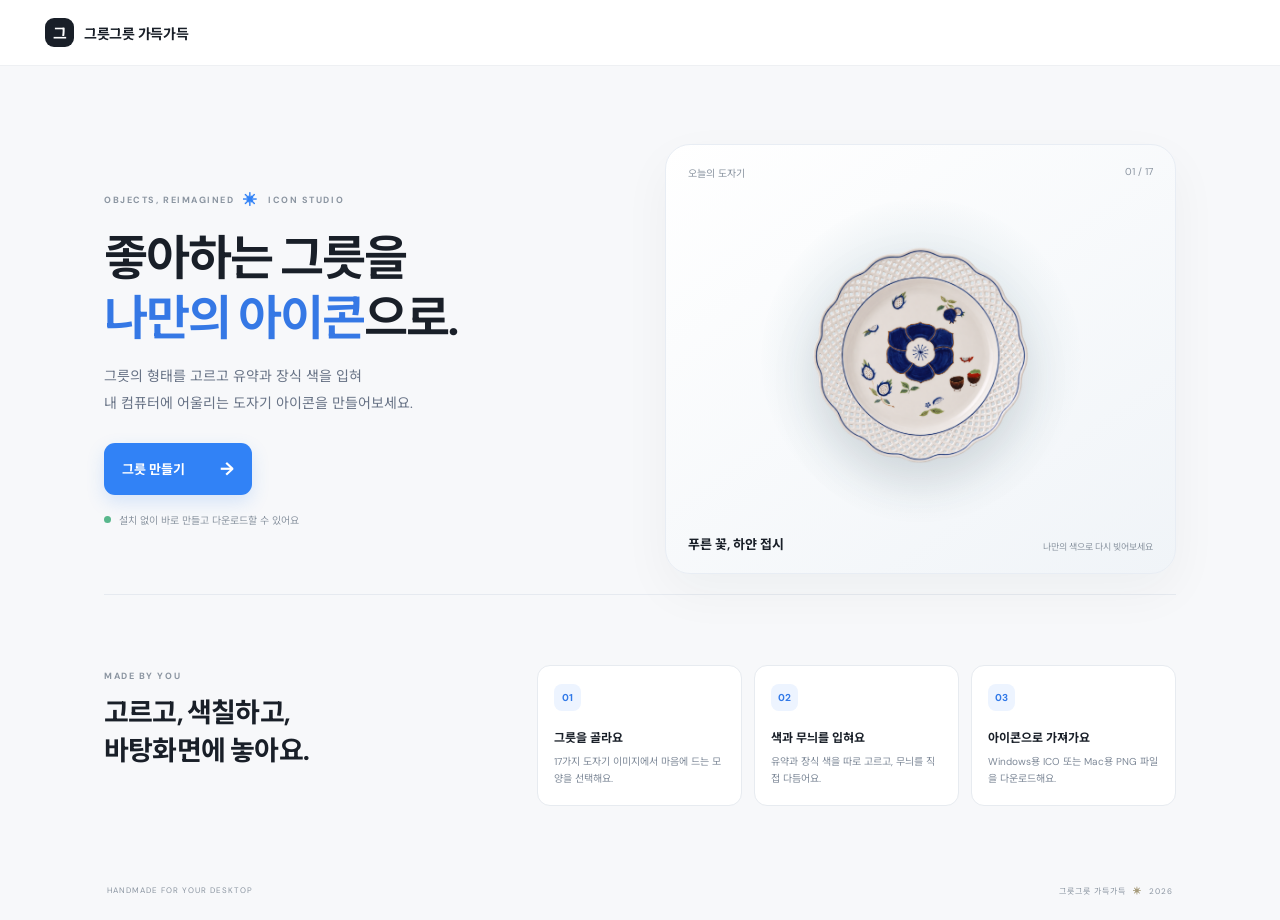
<file: index.html>
<!doctype html>
<html lang="ko">
<head>
  <meta charset="utf-8" />
  <meta name="viewport" content="width=device-width,initial-scale=1" />
  <meta name="theme-color" content="#f7f8fa" />
  <meta name="description" content="좋아하는 도자기를 고르고 색을 입혀 나만의 컴퓨터 아이콘을 만들어보세요." />
  <title>그릇그릇 가득가득 | 나만의 도자기 아이콘</title>
  <link rel="preconnect" href="https://fonts.googleapis.com">
  <link rel="preconnect" href="https://fonts.gstatic.com" crossorigin>
  <link href="https://fonts.googleapis.com/css2?family=DM+Sans:wght@400;500;600;700&family=Noto+Sans+KR:wght@400;500;600;700&display=swap" rel="stylesheet">
  <link rel="stylesheet" href="style.css" />
</head>
<body class="home-page">
  <header class="topbar home-topbar"><a class="brand" href="index.html"><span class="brand-mark">그</span><span>그릇그릇 가득가득</span></a></header>
  <main class="home-main">
    <section class="home-hero">
      <div class="home-copy">
        <div class="eyebrow"><span>OBJECTS, REIMAGINED</span><b>✳</b> ICON STUDIO</div>
        <h1>좋아하는 그릇을<br><em>나만의 아이콘</em>으로.</h1>
        <p>그릇의 형태를 고르고 유약과 장식 색을 입혀<br>내 컴퓨터에 어울리는 도자기 아이콘을 만들어보세요.</p>
        <a class="home-start" href="maker.html">그릇 만들기 <span>→</span></a>
        <div class="home-meta"><span class="home-dot"></span>설치 없이 바로 만들고 다운로드할 수 있어요</div>
      </div>
      <div class="home-art-card">
        <div class="art-caption"><span>오늘의 도자기</span><span>01 / 17</span></div>
        <div class="home-art-glow"></div>
        <img src="public/images/dish-12.png" alt="청화 무늬가 있는 흰 도자기 접시" fetchpriority="high">
        <div class="art-foot"><strong>푸른 꽃, 하얀 접시</strong><span>나만의 색으로 다시 빚어보세요</span></div>
      </div>
    </section>
    <section class="home-how">
      <div class="home-section-heading"><span class="step">MADE BY YOU</span><h2>고르고, 색칠하고,<br>바탕화면에 놓아요.</h2></div>
      <div class="home-steps">
        <article><span>01</span><h3>그릇을 골라요</h3><p>17가지 도자기 이미지에서 마음에 드는 모양을 선택해요.</p></article>
        <article><span>02</span><h3>색과 무늬를 입혀요</h3><p>유약과 장식 색을 따로 고르고, 무늬를 직접 다듬어요.</p></article>
        <article><span>03</span><h3>아이콘으로 가져가요</h3><p>Windows용 ICO 또는 Mac용 PNG 파일을 다운로드해요.</p></article>
      </div>
    </section>
    <footer><span>HANDMADE FOR YOUR DESKTOP</span><span>그릇그릇 가득가득 <b>✳</b> 2026</span></footer>
  </main>
</body>
</html>
</file>
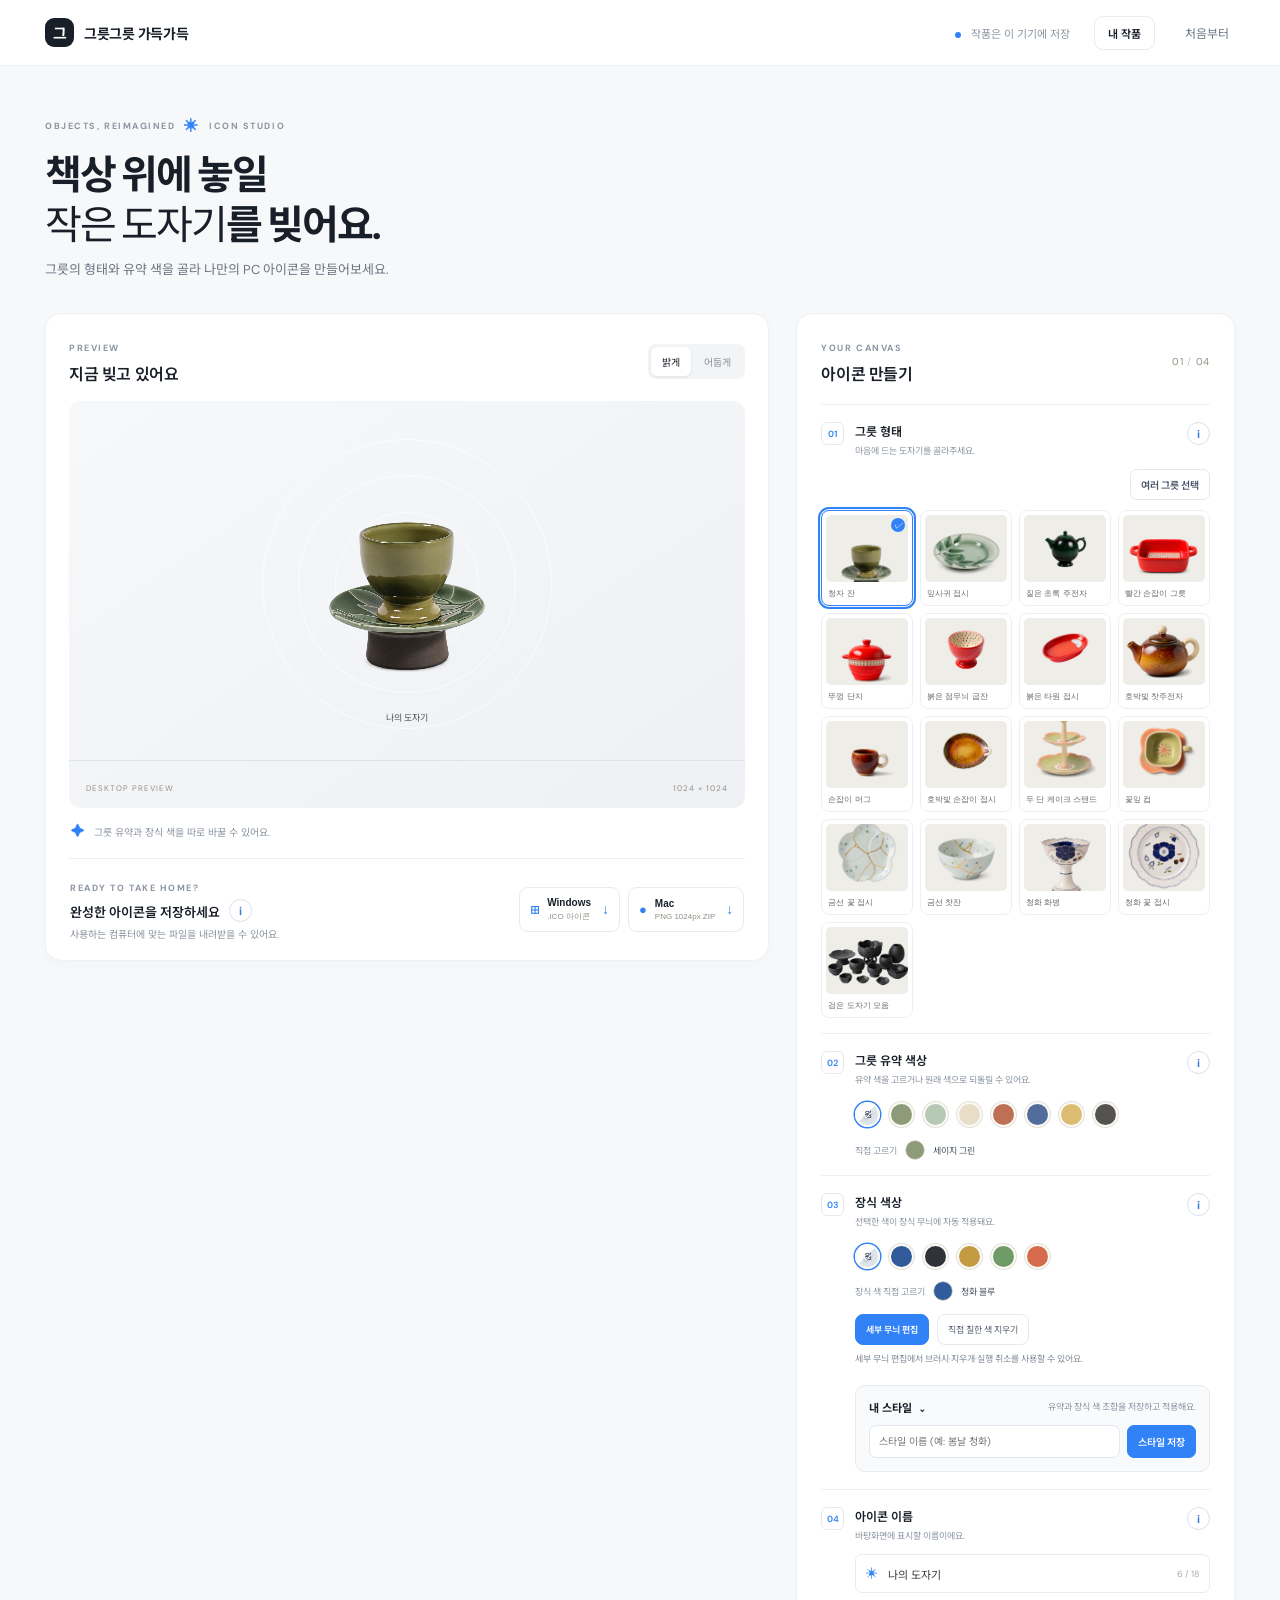
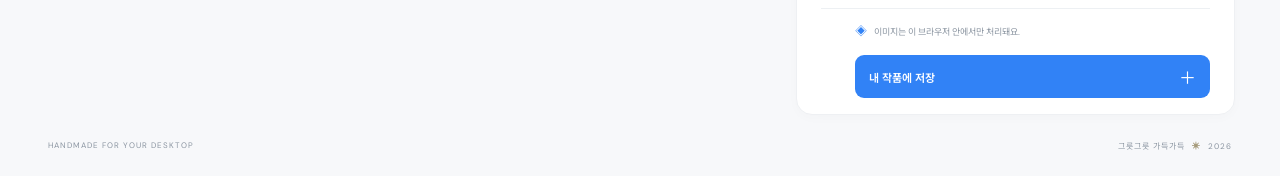
<file: maker.html>
<!doctype html>
<html lang="ko">
<head>
  <meta charset="utf-8" />
  <meta name="viewport" content="width=device-width,initial-scale=1" />
  <meta name="theme-color" content="#f7f5f0" />
  <title>그릇 만들기 | 그릇그릇 가득가득</title>
  <link rel="preconnect" href="https://fonts.googleapis.com">
  <link rel="preconnect" href="https://fonts.gstatic.com" crossorigin>
  <link href="https://fonts.googleapis.com/css2?family=DM+Sans:wght@400;500;600;700&family=Noto+Sans+KR:wght@400;500;600;700&display=swap" rel="stylesheet">
  <link rel="stylesheet" href="style.css" />
</head>
<body>
  <header class="topbar"><a class="brand" href="index.html" aria-label="그릇그릇 가득가득 메인으로"><span class="brand-mark">그</span><span>그릇그릇 가득가득</span></a><div class="top-right"><span class="saved"><i></i> 작품은 이 기기에 저장</span><button class="my-works-button" id="myWorksBtn" type="button">내 작품</button><button class="reset" id="resetBtn">처음부터</button></div></header>
  <main>
    <section class="intro"><div class="eyebrow"><span>OBJECTS, REIMAGINED</span><b>✳</b> ICON STUDIO</div><h1>책상 위에 놓일<br><em>작은 도자기</em>를 빚어요.</h1><p>그릇의 형태와 유약 색을 골라 나만의 PC 아이콘을 만들어보세요.</p></section>
    <div class="workspace">
      <section class="preview-column">
        <div class="preview-head"><div><span class="step">PREVIEW</span><h2>지금 빚고 있어요</h2></div><div class="view-toggle"><button class="active" data-view="light">밝게</button><button data-view="dark">어둡게</button></div></div>
        <div class="preview-scene" id="scene"><div class="scene-sun"></div><div class="scene-grid"></div><div class="icon-tile" id="iconTile"><canvas id="iconCanvas" width="1024" height="1024"></canvas><span id="iconLabel">나의 도자기</span></div><div class="scene-caption"><span>DESKTOP PREVIEW</span><span>1024 × 1024</span></div></div>
        <div class="preview-note"><span class="sparkle">✦</span><span>그릇 유약과 장식 색을 따로 바꿀 수 있어요.</span></div>
        <div class="download-card"><div class="download-copy"><span class="step">READY TO TAKE HOME?</span><div class="download-heading"><h3>완성한 아이콘을 저장하세요</h3><button class="info-button" type="button" data-info="download" aria-label="다운로드와 적용 방법 안내">i</button></div><p>사용하는 컴퓨터에 맞는 파일을 내려받을 수 있어요.</p></div><div class="download-actions"><button class="download-btn windows" id="downloadIco"><span class="os-symbol">⊞</span><span><b>Windows</b><small>.ICO 아이콘</small></span><span class="arrow">↓</span></button><button class="download-btn mac" id="downloadIcns"><span class="os-symbol apple">●</span><span><b>Mac</b><small>PNG 1024px ZIP</small></span><span class="arrow">↓</span></button></div></div>
      </section>
      <aside class="editor">
        <div class="editor-title"><div><span class="step">YOUR CANVAS</span><h2>아이콘 만들기</h2></div><span class="counter">01 <i>/</i> 04</span></div>
        <div class="form-section"><div class="section-label"><span class="number">01</span><div><h3>그릇 형태</h3><p>마음에 드는 도자기를 골라주세요.</p></div><button class="info-button" type="button" data-info="shape" aria-label="그릇 형태 안내">i</button></div><button class="multi-select-button" id="multiSelectBtn" type="button" aria-pressed="false">여러 그릇 선택</button><div class="object-grid" id="objectGrid"></div></div>
        <div class="form-section color-section"><div class="section-label"><span class="number">02</span><div><h3>그릇 유약 색상</h3><p>유약 색을 고르거나 원래 색으로 되돌릴 수 있어요.</p></div><button class="info-button" type="button" data-info="glaze" aria-label="유약 색상 안내">i</button></div><div class="swatches" id="swatches"></div><div class="custom-color"><label for="customColor">직접 고르기</label><input id="customColor" type="color" value="#8d9b79"><span id="colorName">세이지 그린</span></div></div>
        <div class="form-section decor-section"><div class="section-label"><span class="number">03</span><div><h3>장식 색상</h3><p>선택한 색이 장식 무늬에 자동 적용돼요.</p></div><button class="info-button" type="button" data-info="decor" aria-label="장식 색상과 스타일 안내">i</button></div><div class="swatches decor-swatches" id="decorSwatches"></div><div class="custom-color"><label for="decorColorPicker">장식 색 직접 고르기</label><input id="decorColorPicker" type="color" value="#315b9b"><span id="decorColorName">청화 블루</span></div><div class="decor-tools"><button id="decorModeBtn" type="button" aria-pressed="false">세부 무늬 편집</button><button id="clearDecor" type="button">직접 칠한 색 지우기</button></div><div class="paint-controls" id="paintControls" hidden><div class="paint-tools" role="group" aria-label="무늬 편집 도구"><button id="undoDecor" type="button">실행 취소</button><button id="paintBrush" type="button" class="active" aria-pressed="true">브러시</button><button id="paintEraser" type="button" aria-pressed="false">지우개</button></div><label class="brush-size" for="brushSize"><span>크기 조절</span><input id="brushSize" type="range" min="8" max="72" step="2" value="34"><output id="brushSizeValue" for="brushSize">34</output></label></div><p class="decor-hint" id="decorHint">세부 무늬 편집에서 브러시·지우개·실행 취소를 사용할 수 있어요.</p><div class="style-saver"><div class="style-saver-heading"><button id="styleToggleBtn" class="style-toggle-button" type="button" aria-expanded="false">내 스타일 <span>⌄</span></button><small>유약과 장식 색 조합을 저장하고 적용해요.</small></div><div class="style-save-row"><input id="styleNameInput" maxlength="24" placeholder="스타일 이름 (예: 봄날 청화)" aria-label="저장할 스타일 이름"><button id="saveStyleBtn" type="button">스타일 저장</button></div><div id="stylePanel" class="style-panel" hidden><div id="styleList" class="style-list"></div></div></div></div>
        <div class="form-section"><div class="section-label"><span class="number">04</span><div><h3>아이콘 이름</h3><p>바탕화면에 표시할 이름이에요.</p></div><button class="info-button" type="button" data-info="name" aria-label="아이콘 이름 안내">i</button></div><label class="input-wrap"><span>✳</span><input id="nameInput" maxlength="18" value="나의 도자기" aria-label="아이콘 이름"><small id="charCount">6 / 18</small></label></div>
        <div class="editor-foot"><span class="lock">◈</span><span>이미지는 이 브라우저 안에서만 처리돼요.</span></div>
        <button class="make-button" id="saveCreationBtn" type="button"><span>내 작품에 저장</span><b>＋</b></button>
      </aside>
    </div>
    <footer><span>HANDMADE FOR YOUR DESKTOP</span><span>그릇그릇 가득가득 <b>✳</b> 2026</span></footer>
  </main>
  <div class="toast" id="toast">아이콘을 저장했어요.</div>
  <dialog class="works-dialog" id="worksDialog" aria-labelledby="worksTitle">
    <button class="dialog-close" id="closeWorks" aria-label="닫기">×</button>
    <div class="works-eyebrow">MY POTTERY <span>✳</span></div>
    <div class="works-title-row"><h2 id="worksTitle">내가 만든 그릇</h2><button class="info-button" type="button" data-info="library" aria-label="내 작품 저장 안내">i</button></div>
    <p class="works-description">이 브라우저에 저장한 작품을 그룹별로 정리하고 다시 열 수 있어요.</p>
    <div class="group-toolbar"><div class="group-tabs" id="groupTabs"></div><button class="create-group-button" id="createGroupBtn" type="button">＋ 그룹 만들기</button></div>
    <form class="group-form" id="groupForm" hidden><input id="groupNameInput" maxlength="24" placeholder="새 그룹 이름" aria-label="새 그룹 이름"><button type="submit">추가</button><button id="cancelGroupBtn" type="button">취소</button></form>
    <div class="works-grid" id="worksGrid"></div>
  </dialog>
  <dialog class="info-dialog" id="infoDialog" aria-labelledby="infoTitle">
    <button class="dialog-close" id="closeInfo" type="button" aria-label="닫기">×</button>
    <div class="works-eyebrow">QUICK GUIDE <span>✳</span></div>
    <h2 id="infoTitle">이용 안내</h2>
    <div class="info-content" id="infoContent"></div>
    <button class="info-done" id="infoDone" type="button">확인했어요</button>
  </dialog>
  <script src="app.js?v=guide-20261112"></script>
</body>
</html>
</file>
<file: style.css>
:root{--ink:#282923;--muted:#85877e;--line:#e9e6dd;--paper:#fbfaf7;--green:#7d8b6a;--serif:Georgia,'Noto Serif KR',serif}*{box-sizing:border-box}body{margin:0;background:#f7f5f0;color:var(--ink);font-family:'DM Sans','Noto Sans KR',sans-serif;font-size:14px}.topbar{height:66px;border-bottom:1px solid #eae7df;display:flex;align-items:center;justify-content:space-between;padding:0 max(calc((100vw - 1190px)/2),32px);background:#fbfaf7}.brand{font-size:14px;font-weight:700;letter-spacing:-.3px;color:var(--ink);text-decoration:none;display:flex;align-items:center;gap:10px}.brand-mark{display:grid;place-items:center;width:29px;height:29px;border-radius:9px;background:#76856c;color:#fff;font-family:var(--serif);font-size:15px}.top-right{display:flex;align-items:center;gap:24px}.saved{color:#83877d;font-size:11px}.saved i{display:inline-block;width:6px;height:6px;margin-right:7px;background:#a5b596;border-radius:100%}.reset{border:0;background:none;font:inherit;font-size:12px;color:#65675f;cursor:pointer}.reset:hover{color:#222}main{max-width:1190px;margin:auto;padding:51px 0 25px}.intro{margin-bottom:35px}.eyebrow,.step{font-size:9px;font-weight:700;letter-spacing:1.55px;color:#89917d}.eyebrow{display:flex;align-items:center;gap:9px}.eyebrow b{font-size:14px;color:#a6a188}.intro h1{font-family:var(--serif);font-size:40px;line-height:1.24;font-weight:400;letter-spacing:-1.8px;margin:16px 0 9px}.intro h1 em{color:#73836a;font-weight:400}.intro p{margin:0;color:#7d7f77;font-size:13px}.workspace{display:grid;grid-template-columns:minmax(0,1.42fr) minmax(360px,.86fr);gap:27px;align-items:start}.preview-column,.editor{border:1px solid #e9e6de;border-radius:14px;background:#fbfaf7}.preview-column{padding:23px 23px 19px}.preview-head{display:flex;justify-content:space-between;align-items:center;margin-bottom:16px}.preview-head h2,.editor-title h2{font-size:16px;letter-spacing:-.4px;margin:6px 0 0;font-weight:600}.view-toggle{background:#f0eee8;border-radius:8px;padding:3px;display:flex;gap:2px}.view-toggle button{border:0;background:transparent;border-radius:6px;padding:7px 11px;font:inherit;font-size:10px;color:#85867f;cursor:pointer}.view-toggle button.active{background:#fff;color:#37382f;box-shadow:0 1px 3px #00000012}.preview-scene{height:407px;position:relative;overflow:hidden;border-radius:10px;background:radial-gradient(ellipse at 50% 77%,#e5e2d8 0,transparent 44%),linear-gradient(145deg,#f1efe9,#e8e5dc);display:grid;place-items:center;transition:background .2s}.preview-scene:before{content:'';position:absolute;inset:auto 0 47px;height:1px;background:#d4d0c5}.scene-sun{position:absolute;width:290px;height:290px;border:1px solid #ffffff63;border-radius:50%;top:38px;left:calc(50% - 145px)}.scene-sun:before,.scene-sun:after{content:'';position:absolute;border:1px solid #ffffff70;border-radius:50%;inset:35px}.scene-sun:after{inset:72px}.scene-grid{position:absolute;inset:50% -20px -50px;opacity:.2;background:linear-gradient(90deg,transparent 49.8%,#c7c2b5 50%,transparent 50.2%),linear-gradient(0deg,transparent 49.8%,#c7c2b5 50%,transparent 50.2%);background-size:66px 42px;transform:perspective(160px) rotateX(50deg);transform-origin:top}.icon-tile{position:relative;width:208px;height:208px;border-radius:48px;box-shadow:0 22px 42px #44432d25,0 4px 12px #423f2c18;display:grid;place-items:center;background:linear-gradient(145deg,#f7f3e9,#e7e1d4);overflow:hidden;z-index:2;transform:translateY(-8px)}.icon-tile:before{content:'';position:absolute;inset:7px;border:1px solid #ffffff9c;border-radius:42px;pointer-events:none;z-index:2}#iconCanvas{width:190px;height:190px;position:relative;z-index:1;filter:drop-shadow(0 8px 6px #2e291e20)}.icon-tile span{position:absolute;bottom:8px;background:#fffaf2b8;padding:3px 7px;border-radius:10px;font-size:9px;color:#59564b;z-index:3;max-width:160px;white-space:nowrap;overflow:hidden;text-overflow:ellipsis}.scene-caption{position:absolute;bottom:15px;left:17px;right:17px;display:flex;justify-content:space-between;color:#929187;font-size:8px;letter-spacing:1px;z-index:3}.preview-note{display:flex;align-items:center;gap:9px;color:#898980;font-size:10px;padding:14px 2px 18px}.sparkle{font-size:14px;color:#a28e5d}.download-card{border-top:1px solid var(--line);padding:18px 1px 0;display:flex;align-items:center;justify-content:space-between;gap:14px}.download-copy h3{font-size:13px;margin:7px 0 5px;font-weight:600}.download-copy p{font-size:10px;color:#85867e;margin:0}.download-actions{display:flex;gap:8px}.download-btn{border:1px solid #e3e0d7;background:#fffefa;border-radius:8px;display:flex;align-items:center;gap:8px;padding:9px 10px;text-align:left;cursor:pointer;color:#37382f;transition:.15s}.download-btn:hover{border-color:#9aa38e;transform:translateY(-1px)}.download-btn b,.download-btn small{display:block}.download-btn b{font-size:10px;font-weight:600}.download-btn small{font-size:8px;color:#8e8e85;margin-top:3px}.os-symbol{font-size:18px;color:#718064;line-height:1}.apple{font-size:13px}.arrow{font-size:14px;color:#8b8d83;margin-left:3px}.editor{padding:23px 24px 16px}.editor-title{display:flex;justify-content:space-between;align-items:center;padding-bottom:19px;border-bottom:1px solid var(--line)}.counter{font-size:10px;color:#89907e;letter-spacing:.7px}.counter i{font-style:normal;color:#c4c1b7}.form-section{padding:17px 0 15px;border-bottom:1px solid var(--line)}.section-label{display:flex;align-items:flex-start;gap:11px;margin-bottom:12px}.number{border:1px solid #dfe2d8;color:#78856e;border-radius:6px;width:23px;height:23px;display:grid;place-items:center;font-size:9px;font-weight:600;flex:none}.section-label h3{margin:0 0 4px;font-size:12px;font-weight:600}.section-label p{margin:0;color:#92928a;font-size:9px}.object-grid{display:grid;grid-template-columns:repeat(4,1fr);gap:7px}.object-option{border:1px solid #e8e5dd;background:#fff;border-radius:8px;padding:4px;cursor:pointer;position:relative;transition:.15s}.object-option:hover{border-color:#bdc5b1}.object-option.selected{border:1.5px solid #87977b;box-shadow:0 0 0 2px #89987c18}.object-option img{width:100%;height:67px;display:block;object-fit:cover;object-position:center 58%;border-radius:5px;background:#efede8}.object-option span{display:block;text-align:left;font-size:8px;color:#686a61;padding:6px 2px 2px;white-space:nowrap;overflow:hidden;text-overflow:ellipsis}.object-option .check{position:absolute;right:7px;top:7px;width:14px;height:14px;border-radius:50%;background:#718266;color:white;font-size:9px;display:none;place-items:center;padding:0}.object-option.selected .check{display:grid}.swatches{display:flex;gap:9px;align-items:center;margin:16px 0 13px 34px}.swatch{width:25px;height:25px;border-radius:50%;border:2px solid #fbfaf7;box-shadow:0 0 0 1px #e4e1d8;cursor:pointer;position:relative}.swatch.selected{box-shadow:0 0 0 1.5px #72816a}.swatch.selected:after{content:'✓';position:absolute;inset:0;display:grid;place-items:center;color:#fff;font-size:10px;text-shadow:0 1px 2px #0005}.custom-color{margin-left:34px;display:flex;align-items:center;gap:8px;color:#85867e;font-size:9px}.custom-color input{appearance:none;border:none;padding:0;width:20px;height:20px;border-radius:50%;overflow:hidden;background:transparent;cursor:pointer}.custom-color input::-webkit-color-swatch-wrapper{padding:0}.custom-color input::-webkit-color-swatch{border:1px solid #dedbd2;border-radius:50%}.custom-color span{color:#4e5147}.input-wrap{height:39px;margin-left:34px;border:1px solid #e7e4dc;border-radius:7px;background:#fff;display:flex;align-items:center;gap:8px;padding:0 10px}.input-wrap>span{font-size:12px;color:#a2936c}.input-wrap input{border:0;outline:none;flex:1;font:inherit;font-size:11px;color:#3c3d36;background:transparent}.input-wrap small{font-size:9px;color:#aaa99f}.editor-foot{display:flex;align-items:center;gap:7px;padding:14px 0 0 34px;color:#97978e;font-size:9px}.lock{font-size:12px;color:#9a9d8e}footer{display:flex;justify-content:space-between;color:#9b9b91;font-size:8px;letter-spacing:1px;padding:25px 3px 0}footer b{color:#a69b7b;margin:0 4px}.preview-scene.dark{background:radial-gradient(ellipse at 50% 77%,#45453f 0,transparent 45%),linear-gradient(145deg,#66665d,#44453f)}.preview-scene.dark:before{background:#77776c}.preview-scene.dark .scene-grid{opacity:.1}.preview-scene.dark .scene-caption{color:#c1c0b5}.toast{position:fixed;bottom:24px;left:50%;transform:translate(-50%,15px);opacity:0;background:#34372f;color:#fff;padding:11px 17px;border-radius:9px;font-size:11px;box-shadow:0 8px 24px #0002;transition:.25s;pointer-events:none;z-index:10}.toast.show{opacity:1;transform:translate(-50%,0)}@media(max-width:900px){main{padding:35px 22px 20px}.workspace{grid-template-columns:1fr}.preview-column{order:1}.editor{order:0}.preview-scene{height:350px}.topbar{padding:0 22px}}@media(max-width:520px){.topbar{height:58px}.saved{display:none}main{padding:27px 13px 16px}.intro h1{font-size:34px}.workspace{gap:13px}.preview-column,.editor{padding:17px 15px;border-radius:11px}.preview-scene{height:300px}.icon-tile{width:180px;height:180px;border-radius:42px}#iconCanvas{width:165px;height:165px}.download-card{align-items:flex-start;flex-direction:column}.download-actions{width:100%}.download-btn{flex:1;justify-content:space-between}.object-option img{height:58px}.editor{padding:19px 15px}footer{font-size:7px}}
.make-button{margin:15px 0 0 34px;width:calc(100% - 34px);height:43px;border:0;border-radius:8px;background:#77866b;color:#fff;display:flex;align-items:center;justify-content:space-between;padding:0 14px;font:inherit;font-size:11px;font-weight:600;cursor:pointer;transition:background .18s,transform .18s}.make-button:hover{background:#65765a;transform:translateY(-1px)}.make-button b{font-size:17px;font-weight:400}.finish-dialog{width:min(440px,calc(100vw - 30px));padding:30px 34px 27px;border:1px solid #e8e4da;border-radius:16px;background:#fbfaf7;color:var(--ink);box-shadow:0 25px 80px #24241e38;text-align:center}.finish-dialog::backdrop{background:#24241e88;backdrop-filter:blur(4px)}.dialog-close{position:absolute;right:15px;top:12px;width:31px;height:31px;border:0;border-radius:50%;background:#f0eee8;color:#77786f;font-size:22px;line-height:1;cursor:pointer}.finish-eyebrow{font-size:9px;letter-spacing:1.6px;font-weight:700;color:#87917b}.finish-eyebrow span{color:#a89668;margin-left:5px}.finish-dialog h2{margin:10px 0 5px;font-family:var(--serif);font-size:25px;font-weight:400;letter-spacing:-.7px}.finish-description{margin:0;color:#85867e;font-size:11px}.finish-stage{margin:22px auto 20px;padding:27px 15px 13px;width:100%;border:1px solid #e8e5dc;border-radius:12px;background:radial-gradient(ellipse at 50% 83%,#e4e0d6 0,transparent 48%),linear-gradient(145deg,#f2f0ea,#e8e5dc);display:flex;flex-direction:column;align-items:center;gap:10px}.finish-icon{width:220px;height:220px;border-radius:48px;overflow:hidden;background:#eee9df;box-shadow:0 16px 32px #34312624;display:grid;place-items:center}.finish-icon canvas{width:100%;height:100%}.finish-stage>span{font-size:11px;color:#5d5d54;max-width:90%;overflow:hidden;text-overflow:ellipsis;white-space:nowrap}.finish-downloads{display:grid;grid-template-columns:1fr 1fr;gap:9px}.finish-downloads .download-btn{justify-content:space-between}.finish-downloads .download-btn b{font-size:9px}.finish-downloads .download-btn small{font-size:8px}.finish-dialog[open]{animation:dialog-in .18s ease-out}@keyframes dialog-in{from{opacity:0;transform:translateY(8px) scale(.98)}to{opacity:1;transform:translateY(0) scale(1)}}@media(max-width:520px){.make-button{margin-left:0;width:100%}.finish-dialog{padding:28px 18px 20px}.finish-icon{width:190px;height:190px}.finish-dialog h2{font-size:22px}}
/* Clean monochrome interface with a crisp blue action accent. */
:root{--ink:#191f28;--muted:#8b95a1;--line:#edf0f3;--paper:#fff;--green:#3182f6}body{background:#f7f8fa;color:#191f28}.topbar{background:#fff;border-color:#eef0f3}.brand{color:#191f28}.brand-mark{background:#191f28;color:#fff;font-family:'Noto Sans KR',sans-serif;border-radius:9px}.saved{color:#8b95a1}.saved i{background:#3182f6}.reset{color:#6b7684}.reset:hover{color:#191f28}.intro h1{font-family:'DM Sans','Noto Sans KR',sans-serif;font-weight:700;letter-spacing:-2px}.intro h1 em{color:#191f28;font-style:normal}.eyebrow,.step{color:#8b95a1}.eyebrow b{color:#3182f6}.intro p{color:#6b7684}.preview-column,.editor{background:#fff;border-color:#eef0f3;border-radius:16px;box-shadow:0 3px 12px #17233a05}.preview-head h2,.editor-title h2{color:#191f28}.view-toggle{background:#f2f4f6;border-radius:8px}.view-toggle button{color:#8b95a1}.view-toggle button.active{color:#191f28;box-shadow:0 1px 3px #15223815}.preview-scene{background:linear-gradient(145deg,#f7f8fa,#eef0f3);border-radius:12px}.preview-scene:before{background:#dfe3e8}.scene-sun{border-color:#ffffffb0}.scene-sun:before,.scene-sun:after{border-color:#ffffffb0}.scene-grid{opacity:.13;background-image:linear-gradient(90deg,transparent 49.8%,#c8cdd4 50%,transparent 50.2%),linear-gradient(0deg,transparent 49.8%,#c8cdd4 50%,transparent 50.2%)}.icon-tile{background:linear-gradient(145deg,#fff,#e9ebef);box-shadow:0 18px 38px #17233a20,0 3px 8px #17233a0a}.preview-note{color:#8b95a1}.sparkle,.number{color:#3182f6}.number{border-color:#e4e9ef}.download-card{border-color:#edf0f3}.download-copy p,.section-label p{color:#8b95a1}.download-btn{border-color:#e7ebef;background:#fff;color:#191f28;border-radius:9px}.download-btn:hover{border-color:#3182f6;transform:translateY(-1px)}.os-symbol,.arrow,.apple{color:#3182f6}.form-section{border-color:#edf0f3}.object-option{border-color:#edf0f3}.object-option:hover{border-color:#b7d3fb}.object-option.selected{border-color:#3182f6;box-shadow:0 0 0 2px #3182f615}.object-option .check{background:#3182f6}.swatch.selected{box-shadow:0 0 0 1.5px #3182f6}.custom-color{color:#8b95a1}.custom-color span{color:#4b5563}.input-wrap{border-color:#e7ebef}.input-wrap:focus-within{border-color:#3182f6;box-shadow:0 0 0 3px #3182f612}.input-wrap>span,.lock{color:#3182f6}.editor-foot,footer{color:#8b95a1}.make-button{background:#3182f6;border-radius:9px}.make-button:hover{background:#1b70ed}.finish-dialog{background:#fff;border-color:#edf0f3;color:#191f28;border-radius:18px}.finish-eyebrow{color:#8b95a1}.finish-eyebrow span{color:#3182f6}.finish-dialog h2{font-family:'DM Sans','Noto Sans KR',sans-serif;font-size:22px;font-weight:700;letter-spacing:-.6px}.finish-description{color:#8b95a1}.finish-stage{background:linear-gradient(145deg,#f7f8fa,#eef0f3);border-color:#edf0f3;border-radius:14px}.finish-icon{background:linear-gradient(145deg,#fff,#e9ebef);box-shadow:0 16px 32px #17233a20}.finish-stage>span{color:#4b5563}.dialog-close{background:#f2f4f6;color:#6b7684}.toast{background:#191f28}
.decor-swatches{margin-bottom:12px}.decor-tools{display:flex;gap:8px;margin:13px 0 0 34px}.decor-tools button{border:1px solid #e4e9ef;background:#fff;color:#556170;border-radius:8px;padding:8px 10px;font:inherit;font-size:9px;cursor:pointer}.decor-tools button:first-child{border-color:#3182f6;background:#3182f6;color:#fff;font-weight:600}.decor-tools button[aria-pressed="true"]{background:#191f28;border-color:#191f28}.decor-hint{margin:8px 0 0 34px!important;color:#7f8a97!important;font-size:9px!important;line-height:1.55}.decor-paint-mode canvas{cursor:crosshair;touch-action:none}.decor-paint-mode{outline:2px solid #3182f6;outline-offset:3px}.decor-section{padding-bottom:17px}
.original-swatch{background:linear-gradient(135deg,#fff 0 46%,#dce3eb 47% 100%)!important;color:#4b5563;font-size:8px;font-weight:700}.decor-tools button:first-child{font-size:9px}

/* The desktop preview and finished icon show only the transparent ceramic cutout. */
.icon-tile{background:transparent!important;box-shadow:none!important;border-radius:0!important;overflow:visible!important}
.icon-tile:before{display:none!important}
#iconCanvas{filter:none!important}
.icon-tile span{bottom:-23px;background:transparent!important;padding:0!important;border-radius:0!important;color:#555!important}
.finish-stage{background:linear-gradient(145deg,#f7f8fa,#eef0f3)!important}
.finish-icon{background:transparent!important;box-shadow:none!important;border-radius:0!important;overflow:visible!important}
.my-works-button{border:1px solid #e7ebef;background:#fff;color:#191f28;border-radius:9px;padding:8px 13px;font:inherit;font-size:11px;font-weight:600;cursor:pointer}.my-works-button:hover{border-color:#3182f6;color:#1b70ed}.original-swatch{background:linear-gradient(135deg,#fff 0 46%,#dce3eb 47% 100%)!important;color:#4b5563;font-size:8px;font-weight:700}.works-dialog{position:relative;width:min(760px,calc(100vw - 28px));max-height:min(82vh,760px);overflow:auto;padding:30px;border:1px solid #e7ebef;border-radius:20px;background:#fff;color:#191f28;box-shadow:0 25px 80px #17233a30}.works-dialog::backdrop{background:#11182788;backdrop-filter:blur(4px)}.works-eyebrow{font-size:9px;letter-spacing:1.5px;font-weight:700;color:#8b95a1}.works-eyebrow span{color:#3182f6;margin-left:5px}.works-dialog h2{margin:9px 0 5px;font-size:23px;letter-spacing:-.7px}.works-description{margin:0;color:#8b95a1;font-size:11px}.works-grid{display:grid;grid-template-columns:repeat(3,minmax(0,1fr));gap:12px;margin-top:22px}.work-card{position:relative;border:1px solid #edf0f3;border-radius:13px;padding:8px;background:#fff}.work-open{display:block;width:100%;padding:0;border:0;background:transparent;text-align:left;cursor:pointer;color:#191f28}.work-image{display:grid;place-items:center;height:155px;border-radius:9px;background:linear-gradient(145deg,#f7f8fa,#eef0f3)}.work-image img{width:100%;height:100%;object-fit:contain;padding:10px}.work-open strong,.work-open small{display:block;overflow:hidden;text-overflow:ellipsis;white-space:nowrap}.work-open strong{margin:9px 34px 3px 2px;font-size:11px}.work-open small{margin:0 2px 3px;color:#8b95a1;font-size:9px}.work-delete{position:absolute;right:10px;bottom:12px;border:0;background:#f3f5f7;color:#728092;border-radius:7px;padding:5px 8px;font:inherit;font-size:9px;cursor:pointer}.work-delete:hover{background:#feecec;color:#ba4343}.works-empty{grid-column:1/-1;display:grid;place-content:center;min-height:190px;border:1px dashed #dfe5ec;border-radius:12px;color:#8b95a1;font-size:12px;text-align:center;line-height:1.8}.works-dialog[open]{animation:dialog-in .18s ease-out}@media(max-width:620px){.works-dialog{padding:25px 17px}.works-grid{grid-template-columns:repeat(2,minmax(0,1fr));gap:8px}.work-image{height:125px}.top-right{gap:8px}.my-works-button{padding:7px 9px;font-size:10px}}
/* Give saved pottery thumbnails room to breathe and keep the transparent cutout centered. */
.work-image{height:176px;overflow:hidden;place-items:center}
.work-image img{width:86%;height:86%;object-fit:contain;object-position:center;padding:0}
@media(max-width:620px){.work-image{height:142px}.work-image img{width:86%;height:86%}}
.paint-controls{margin:12px 0 0 34px;padding:12px;border:1px solid #e7ebef;border-radius:10px;background:#f8fafc}.paint-tools{display:flex;gap:7px}.paint-tools button{flex:1;border:1px solid #e2e8f0;background:#fff;color:#64748b;border-radius:7px;padding:8px 10px;font:inherit;font-size:10px;cursor:pointer}.paint-tools button.active{border-color:#3182f6;background:#3182f6;color:#fff;font-weight:600}.brush-size{display:grid;grid-template-columns:auto 1fr 28px;align-items:center;gap:10px;margin-top:13px;color:#64748b;font-size:9px}.brush-size input{width:100%;accent-color:#3182f6}.brush-size output{text-align:right;color:#191f28;font-size:10px;font-variant-numeric:tabular-nums}.paint-controls[hidden]{display:none!important}@media(max-width:520px){.paint-controls{margin-left:0}}
.style-saver{margin:18px 0 0 34px;padding:13px;border:1px solid #e7ebef;border-radius:10px;background:#f8fafc}.style-saver-title strong,.style-saver-title small{display:block}.style-saver-title strong{font-size:11px;color:#191f28}.style-saver-title small{margin-top:4px;color:#8b95a1;font-size:9px;line-height:1.5}.style-save-row{display:flex;gap:7px;margin-top:10px}.style-save-row input,.group-form input{min-width:0;flex:1;border:1px solid #e2e8f0;border-radius:7px;padding:8px 9px;font:inherit;font-size:10px;color:#191f28;background:#fff}.style-save-row button,.group-form button,.create-group-button{border:1px solid #3182f6;background:#3182f6;color:#fff;border-radius:7px;padding:8px 10px;font:inherit;font-size:10px;font-weight:600;cursor:pointer}.style-list{display:grid;gap:6px;margin-top:9px}.style-card{display:flex;align-items:center;gap:6px;border:1px solid #e7ebef;background:#fff;border-radius:8px;padding:6px}.style-apply{flex:1;min-width:0;border:0;background:transparent;text-align:left;cursor:pointer;color:#191f28}.style-apply strong,.style-apply small{display:block;overflow:hidden;text-overflow:ellipsis;white-space:nowrap}.style-apply strong{font-size:10px}.style-apply small{margin-top:3px;color:#8b95a1;font-size:8px}.style-delete{border:0;background:#f2f4f6;color:#7a8795;border-radius:6px;width:25px;height:25px;font:inherit;font-size:14px;cursor:pointer}.style-empty{margin:0;padding:8px 2px 0;color:#9aa4af;font-size:9px}.works-description{margin-bottom:17px}.group-toolbar{display:flex;align-items:center;gap:9px;margin:0 0 14px}.group-tabs{display:flex;gap:6px;flex:1;min-width:0;overflow-x:auto;padding:2px 0}.group-tab{flex:none;border:1px solid #e7ebef;background:#fff;color:#64748b;border-radius:999px;padding:7px 11px;font:inherit;font-size:9px;cursor:pointer}.group-tab.active{border-color:#3182f6;background:#eaf3ff;color:#1d70db;font-weight:600}.create-group-button{flex:none}.group-form{display:flex;gap:7px;margin:0 0 14px}.group-form[hidden]{display:none}.group-form button:last-child{border-color:#e2e8f0;background:#fff;color:#64748b}.work-card{display:flex;flex-direction:column;gap:6px}.work-open strong{margin-right:2px}.work-group-label{display:flex;align-items:center;gap:6px;padding:0 2px;color:#8b95a1;font-size:9px}.work-group-label select{min-width:0;flex:1;border:1px solid #e7ebef;border-radius:6px;background:#fff;color:#475569;padding:5px 6px;font:inherit;font-size:9px}.work-delete{position:static;align-self:flex-end;margin:0 2px 2px}.works-grid{align-items:start}@media(max-width:620px){.style-saver{margin-left:0}.group-toolbar{align-items:flex-start;flex-direction:column}.group-tabs{width:100%}.create-group-button{align-self:flex-end}}
.multi-select-button{display:block;margin:0 0 10px auto;border:1px solid #e2e8f0;border-radius:7px;background:#fff;color:#475569;padding:7px 10px;font:inherit;font-size:10px;font-weight:600;cursor:pointer}.multi-select-button.active{border-color:#3182f6;background:#eaf3ff;color:#1d70db}.object-option.selected{outline:2px solid #3182f6;outline-offset:1px}.style-saver-heading{display:flex;align-items:center;justify-content:space-between;gap:10px}.style-toggle-button{border:0;background:transparent;padding:0;color:#191f28;font:inherit;font-size:11px;font-weight:700;cursor:pointer}.style-toggle-button span{display:inline-block;margin-left:4px;transition:transform .2s}.style-toggle-button[aria-expanded="true"] span{transform:rotate(180deg)}.style-saver-heading small{color:#8b95a1;font-size:9px;line-height:1.45}.style-panel[hidden]{display:none}.style-panel{margin-top:10px}
.group-tab-wrap{display:inline-flex;align-items:center;flex:none;border:1px solid #e7ebef;background:#fff;border-radius:999px;padding:2px}.group-tab-wrap .group-tab{border:0;padding:5px 8px}.group-action{width:22px;height:22px;border:0;border-radius:50%;background:transparent;color:#8b95a1;font:inherit;font-size:12px;cursor:pointer}.group-action:hover{background:#eef3f8;color:#253247}.decor-tools{flex-wrap:wrap}.decor-tools button.active{background:#191f28;border-color:#191f28;color:#fff}.paint-tools button:first-child{flex:0 0 auto}.paint-tools{flex-wrap:wrap}.paint-tools #undoDecor{border-color:#d7e2f0;color:#315b9b}.paint-tools #undoDecor:hover{background:#eaf3ff}
/* Keep the pottery preview alongside the editor while scrolling on desktop. */
@media (min-width: 901px) {
  .preview-column {
    position: sticky;
    top: 18px;
    align-self: start;
  }
}
/* Home landing page */
.home-page{background:#f7f8fa;color:#191f28}.home-topbar{background:#fff;border-color:#eef0f3}.home-start-small{border:1px solid #e7ebef;background:#fff;color:#191f28;border-radius:9px;padding:9px 14px;text-decoration:none;font-size:11px;font-weight:600}.home-start-small:hover{border-color:#3182f6;color:#1b70ed}.home-main{max-width:1120px;margin:auto;padding:58px 24px 24px}.home-hero{display:grid;grid-template-columns:1fr 1fr;align-items:center;gap:50px;min-height:470px}.home-copy h1{font-size:48px;line-height:1.25;letter-spacing:-2px;margin:20px 0 14px;font-weight:650}.home-copy h1 em{font-style:normal;color:#3578e5}.home-copy>p{font-size:14px;line-height:1.9;color:#687386;margin:0 0 26px}.home-start{display:inline-flex;align-items:center;justify-content:space-between;gap:35px;padding:14px 18px;border-radius:11px;background:#3182f6;color:white;text-decoration:none;font-size:13px;font-weight:700;box-shadow:0 7px 18px #3182f62b;transition:transform .18s,background .18s}.home-start:hover{background:#216ee0;transform:translateY(-2px)}.home-start span{font-size:18px}.home-meta{display:flex;align-items:center;gap:8px;margin-top:17px;color:#8b95a1;font-size:10px}.home-dot{width:7px;height:7px;background:#58b78c;border-radius:50%}.home-art-card{position:relative;min-height:430px;overflow:hidden;border:1px solid #e8edf4;border-radius:25px;background:linear-gradient(145deg,#fff 0%,#f0f4f8 100%);display:flex;align-items:center;justify-content:center;box-shadow:0 18px 50px #1f29370b}.art-caption{position:absolute;z-index:2;left:22px;right:22px;top:20px;display:flex;justify-content:space-between;color:#8b95a1;font-size:10px}.home-art-glow{position:absolute;width:320px;height:320px;border-radius:50%;background:radial-gradient(circle,#dce8ee 0%,#eaf0f3 46%,transparent 72%)}.home-art-card>img{position:relative;z-index:1;width:82%;height:82%;max-height:330px;object-fit:contain;filter:drop-shadow(0 22px 20px #1f293720)}.art-foot{position:absolute;left:22px;right:22px;bottom:20px;display:flex;justify-content:space-between;align-items:end;gap:10px;z-index:2}.art-foot strong{font-size:13px}.art-foot span{font-size:9px;color:#8b95a1}.home-how{padding:70px 0 54px;border-top:1px solid #e6eaf0;display:grid;grid-template-columns:.75fr 1.25fr;gap:50px}.home-section-heading h2{font-size:27px;line-height:1.4;letter-spacing:-.8px;margin:11px 0}.home-steps{display:grid;grid-template-columns:repeat(3,1fr);gap:12px}.home-steps article{padding:18px 16px;border:1px solid #e7ebf0;border-radius:13px;background:#fff}.home-steps article>span{display:grid;place-items:center;width:27px;height:27px;border-radius:8px;background:#edf4ff;color:#3179e8;font-size:10px;font-weight:700}.home-steps h3{margin:17px 0 7px;font-size:12px}.home-steps p{margin:0;color:#7e8998;font-size:10px;line-height:1.7}/* Context help */
.section-label>div:nth-child(2){flex:1;min-width:0}.info-button{flex:none;display:inline-grid;place-items:center;width:23px;height:23px;padding:0;border:1px solid #d8e1ee;border-radius:50%;background:#fff;color:#3978da;font:inherit;font-size:11px;font-weight:700;cursor:pointer;transition:background .15s,border-color .15s}.info-button:hover,.info-button:focus-visible{background:#eaf3ff;border-color:#9fc2f5;outline:none}.download-heading{display:flex;align-items:center;gap:9px}.download-heading h3{margin:7px 0 5px}.works-title-row{display:flex;align-items:center;gap:9px}.info-dialog{position:fixed;inset:0;margin:auto;width:min(470px,calc(100vw - 32px));max-height:min(82vh,680px);overflow:auto;border:1px solid #e4e9f0;border-radius:18px;padding:27px 25px 22px;background:#fff;color:#191f28;box-shadow:0 24px 80px #11182738}.info-dialog::backdrop{background:#11182770;backdrop-filter:blur(2px)}.info-dialog .works-eyebrow{margin-bottom:9px}.info-dialog h2{margin:0 0 17px;font-size:21px;letter-spacing:-.5px}.info-content{color:#536071;font-size:12px;line-height:1.8}.info-content p{margin:0 0 11px}.info-content ol,.info-content ul{margin:0 0 13px;padding-left:20px}.info-content li{padding-left:2px;margin:4px 0}.info-callout{padding:11px 13px;margin-top:12px;border-radius:10px;background:#f1f6fc;color:#536071;font-size:10px;line-height:1.7}.info-done{display:block;width:100%;margin-top:19px;border:0;border-radius:9px;padding:11px;background:#3182f6;color:#fff;font:inherit;font-size:12px;font-weight:700;cursor:pointer}.info-done:hover{background:#216ee0}
@media(max-width:760px){.home-main{padding:35px 18px 20px}.home-hero{grid-template-columns:1fr;gap:28px;min-height:0}.home-copy h1{font-size:38px}.home-art-card{min-height:350px}.home-art-card>img{max-height:270px}.home-how{padding:48px 0 36px;grid-template-columns:1fr;gap:17px}.home-steps{grid-template-columns:1fr}.home-steps article{padding:14px}.home-steps h3{margin-top:11px}.art-foot{align-items:flex-start;flex-direction:column;gap:3px}}
@media(max-width:520px){.home-topbar{padding:0 15px}.home-start-small{padding:8px 10px}.home-copy h1{font-size:33px}.home-art-card{min-height:300px;border-radius:18px}.home-art-card>img{max-height:235px}.home-section-heading h2{font-size:23px}.info-dialog{padding:25px 19px 19px}}

/* Illustrated icon installation guides in the help dialog. */
.install-guide{margin:15px 0 17px}.install-guide h3{margin:0 0 8px;color:#191f28;font-size:11px}.guide-steps{display:grid;grid-template-columns:repeat(3,minmax(0,1fr));gap:7px}.guide-step{min-width:0;border:1px solid #e6ebf2;border-radius:9px;padding:6px;background:#fbfcfe}.guide-step svg{display:block;width:100%;height:58px}.guide-step p{margin:6px 2px 2px;color:#627084;font-size:8px;line-height:1.5}.guide-step p b{display:inline-grid;place-items:center;width:15px;height:15px;margin-right:3px;border-radius:50%;background:#eaf3ff;color:#3179e8;font-size:8px}.install-guide+.install-guide{padding-top:13px;border-top:1px solid #edf0f4}
</file>
